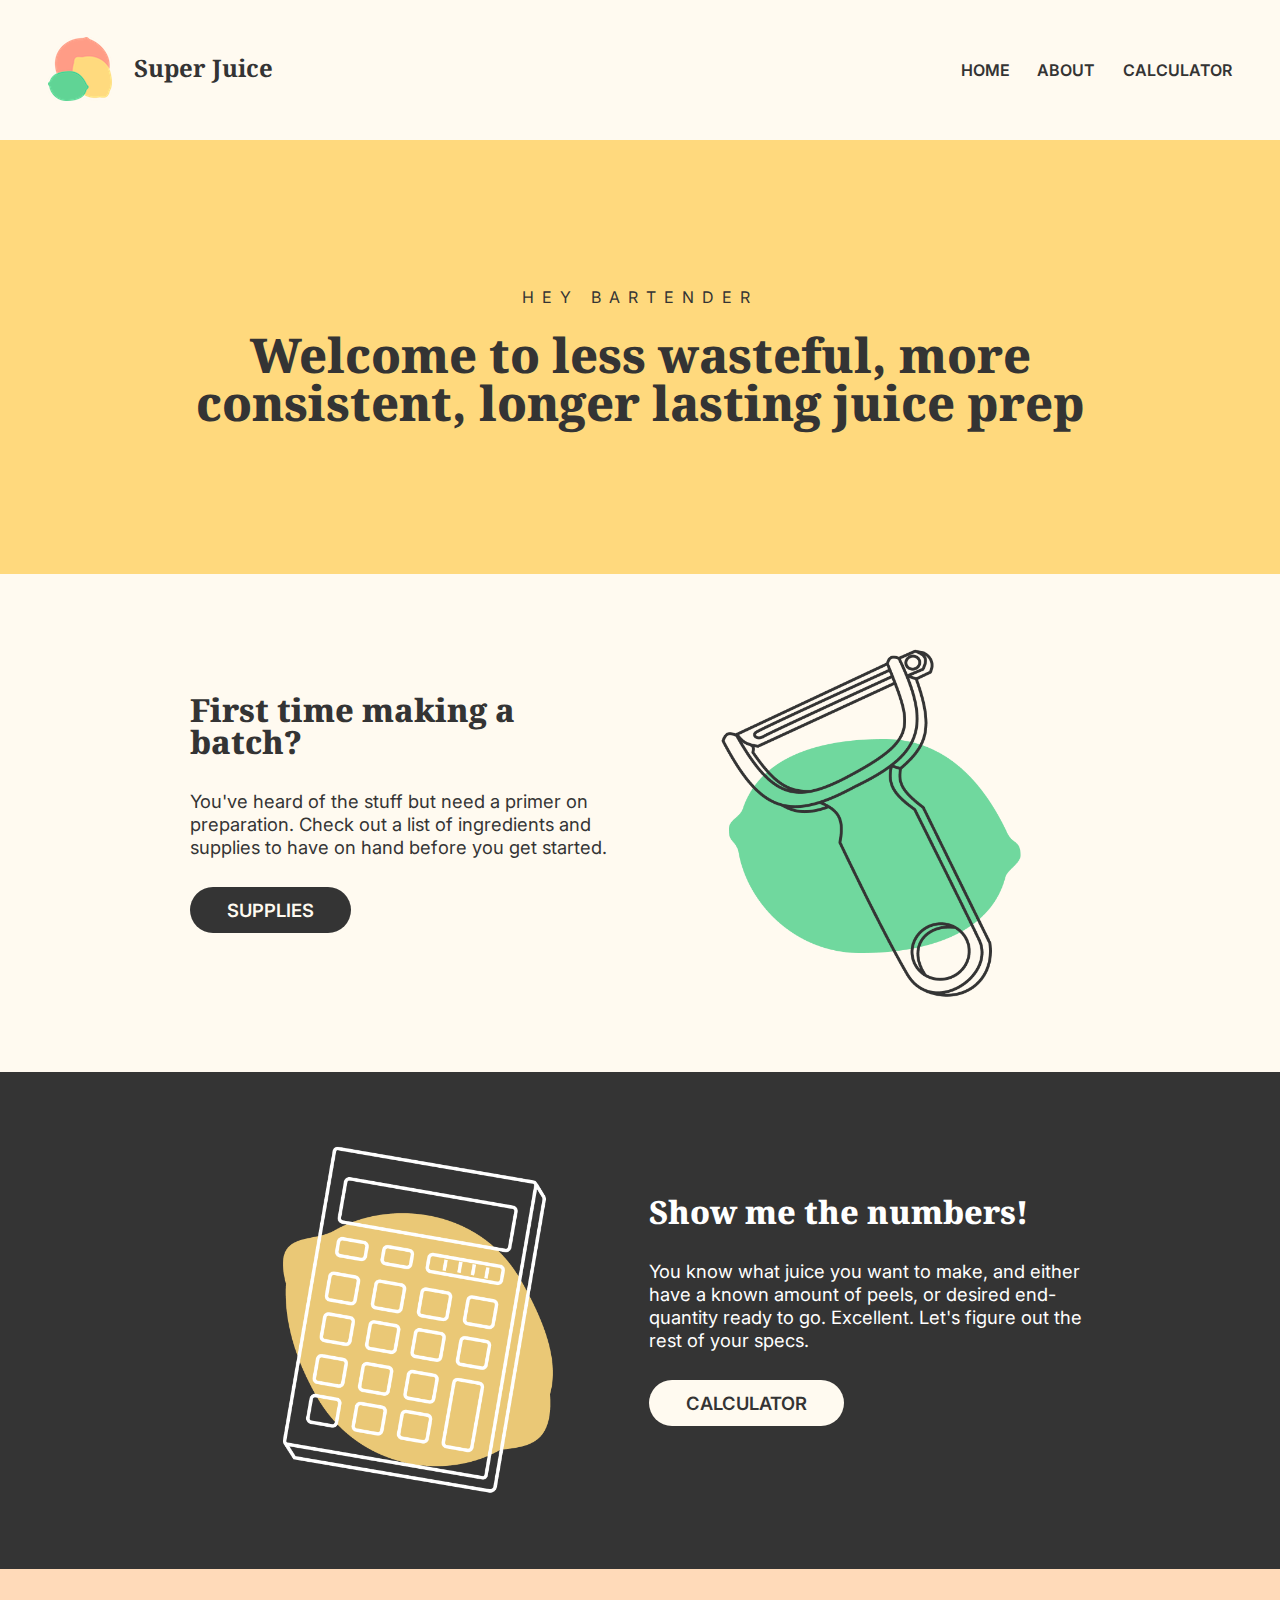
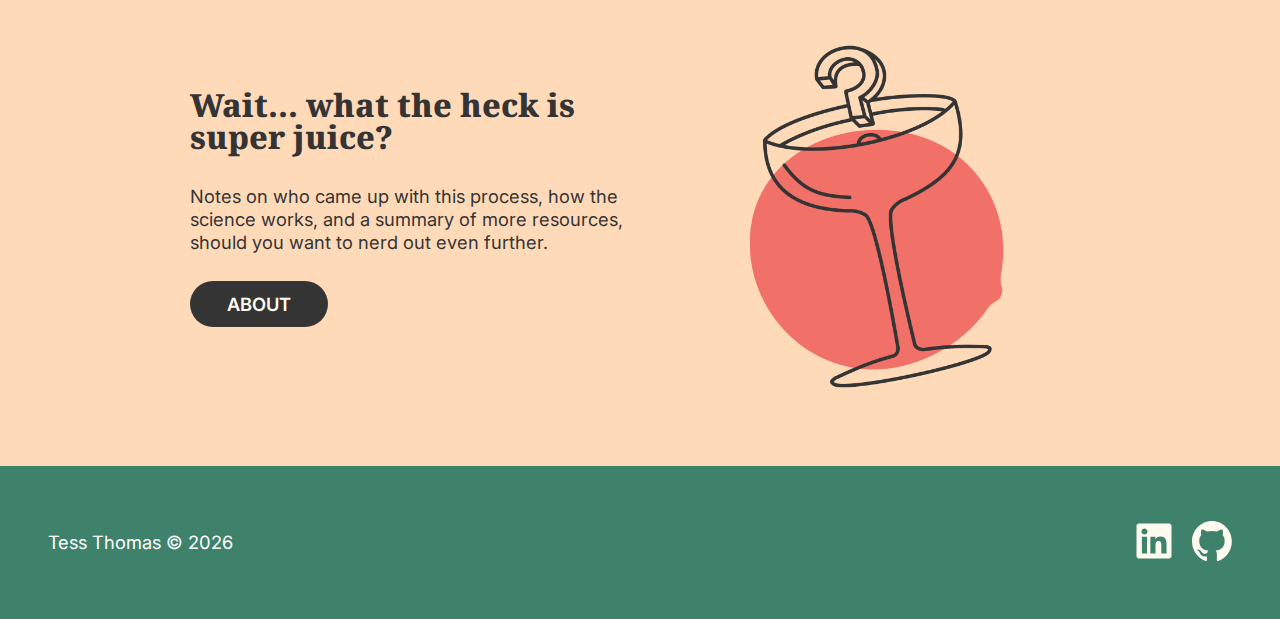
<file: index.html>
<!DOCTYPE html>
<html lang="en">
  <head>
    <meta charset="UTF-8" />
    <meta name="viewport" content="width=device-width, initial-scale=1.0" />
    <title>Super Juice</title>
    <link rel="stylesheet" href="styles.css" />
    <link rel="icon" type="image/x-icon" href="images/citrus-64.png" />
    <link rel="preconnect" href="https://fonts.googleapis.com" />
    <link rel="preconnect" href="https://fonts.gstatic.com" crossorigin />
    <link
      href="https://fonts.googleapis.com/css2?family=Inter:wght@100;200;300;400;500;600;700;800;900&family=Noto+Serif:ital,wght@0,100;0,200;0,300;0,400;0,500;0,600;0,700;0,800;0,900;1,100;1,200;1,300;1,400;1,500;1,600;1,700;1,800;1,900&display=swap"
      rel="stylesheet" />
  </head>

  <body class="home">
    <header>
      <div class="container row row__nav">
        <div class="nav__logo__wrapper">
          <div class="nav__logo">
            <a href="#">
              <img src="images/citrus-64.png" alt="Super Juice calculator" />
            </a>
          </div>
          <p class="nav__logo__text"><span class="nav__logo__text__span">Super Juice</span></p>
        </div>

        <nav class="nav">
          <ul class="nav__list">
            <li class="nav__item">
              <a href="index.html">Home</a>
            </li>
            <li class="nav__item">
              <a href="about.html">About</a>
            </li>
            <li class="nav__item">
              <a href="calculator.html">Calculator</a>
            </li>
          </ul>
        </nav>

        <button class="nav-toggle" aria-label="open navigation">
          <span class="hamburger"></span>
        </button>
      </div>
    </header>

    <main>
      <section class="intro">
        <div class="container">
          <p class="intro__text">Hey bartender</p>
          <h1 class="intro__title">
            Welcome to less wasteful, more consistent, longer lasting juice prep
          </h1>
        </div>
      </section>

      <section class="section-two">
        <div class="container">
          <div class="row">
            <div class="col col__text">
              <h2 class="section-title">First time making a batch?</h2>
              <p>
                You've heard of the stuff but need a primer on preparation.
                Check out a list of ingredients and supplies to have on hand
                before you get started.
              </p>
              <a href="supplies.html" class="btn">Supplies</a>
            </div>
            <div class="col col__img">
              <img src="images/peeler-on-lime-90.png" alt="" loading="lazy" />
              <!-- decorative -->
            </div>
          </div>
        </div>
      </section>

      <section class="section-three">
        <div class="container">
          <div class="row">
            <div class="col col__text">
              <h2 class="section-title">Show me the numbers!</h2>
              <p>
                You know what juice you want to make, and either have a known
                amount of peels, or desired end-quantity ready to go. Excellent.
                Let's figure out the rest of your specs.
              </p>
              <a href="calculator.html" class="btn calc">Calculator</a>
            </div>
            <div class="col col__img">
              <img src="images/calculator-on-lemon.png" alt="" loading="lazy" />
              <!-- decorative -->
            </div>
          </div>
        </div>
      </section>

      <section class="section-four">
        <div class="container">
          <div class="row">
            <div class="col col__text">
              <h2 class="section-title">
                Wait... what the heck is super juice?
              </h2>
              <p>
                Notes on who came up with this process, how the science works,
                and a summary of more resources, should you want to nerd out
                even further.
              </p>
              <a href="about.html" class="btn about">About</a>
            </div>
            <div class="col col__img">
              <img src="images/daq-on-orange-red.png" alt="" loading="lazy" />
            </div>
          </div>
        </div>
      </section>
    </main>

    <footer class="container footer">
      <div class="row">
        <div class="col">
          <p>Tess Thomas &copy; <span class="year"></span></p>
        </div>
        <div class="col col__icons">
          <a href="https://www.linkedin.com/in/tess-thomas-dev/" target="_blank"><img src="images/linkedin.svg" alt="linked in icon" loading="lazy" /></a>
          <a href="https://github.com/tessthom" target="_blank"><img src="images/github-mark.svg" alt="github icon" loading="lazy" /></a>
        </div>
      </div>
    </footer>

    <script src="script.js"></script>
  </body>
</html>
</file>
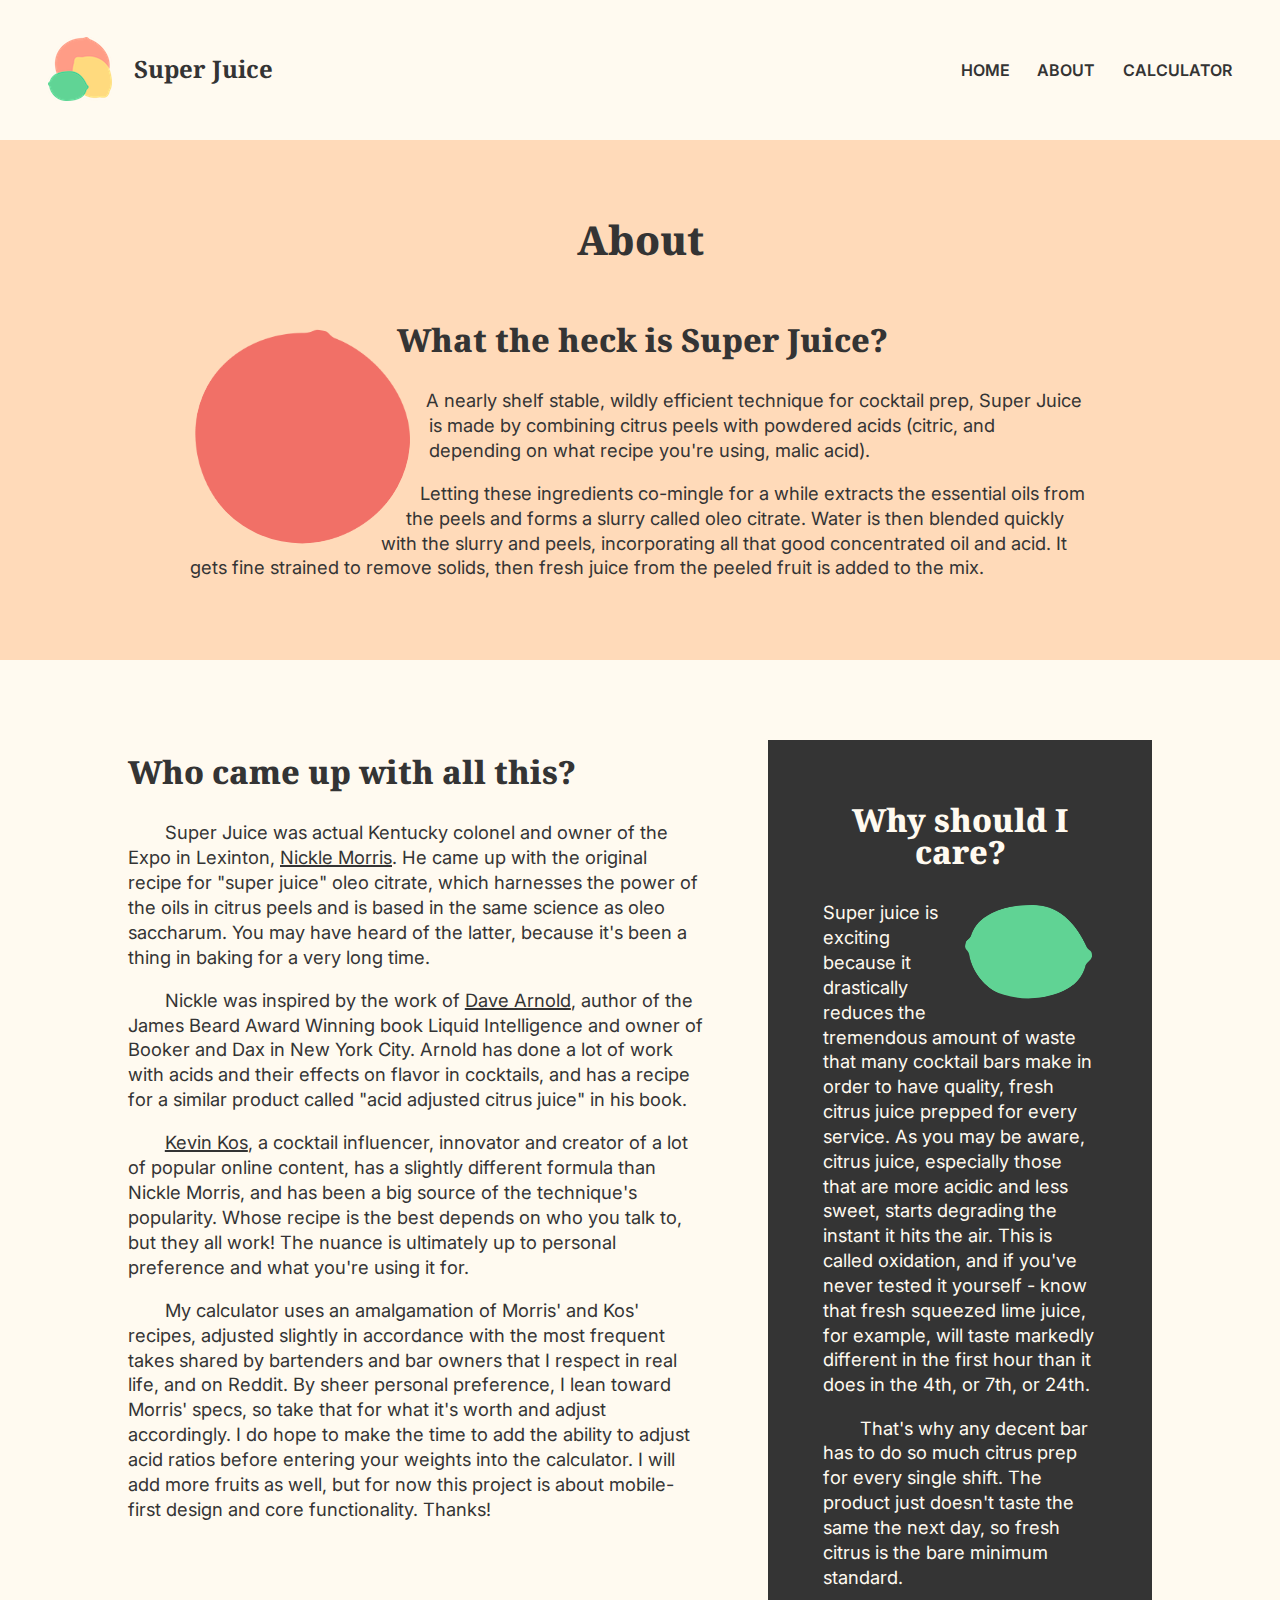
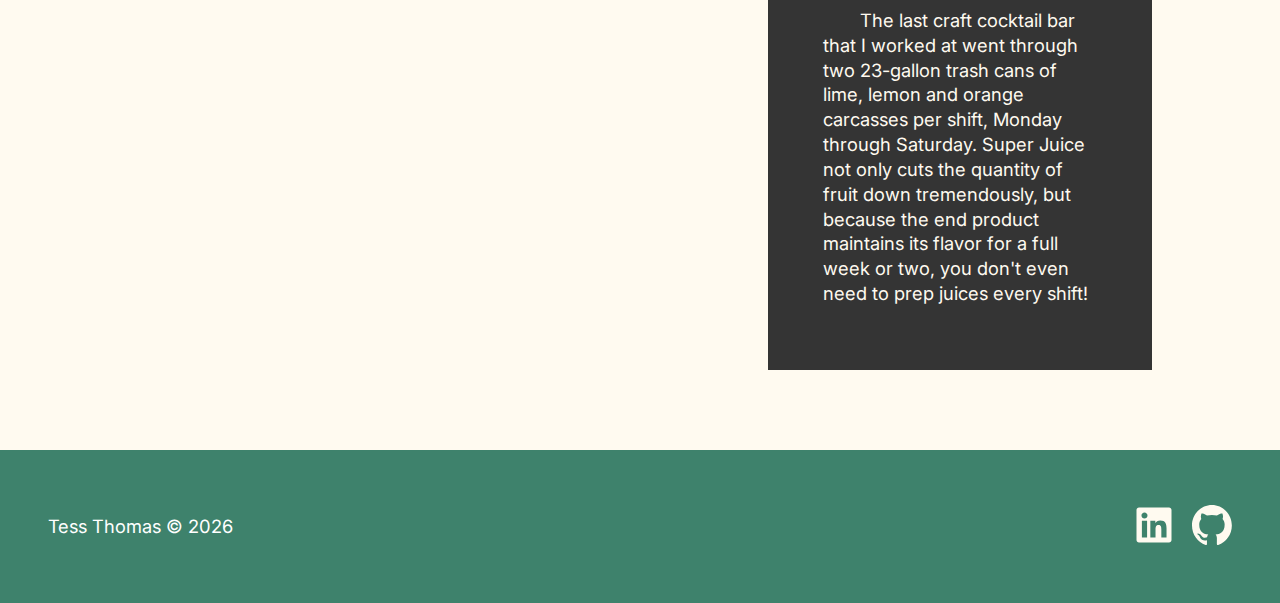
<file: about.html>
<!DOCTYPE html>
<html lang="en">
  <head>
    <meta charset="UTF-8" />
    <meta name="viewport" content="width=device-width, initial-scale=1.0" />
    <title>About - Super Juice</title>
    <link rel="stylesheet" href="styles.css" />
    <link rel="icon" type="image/x-icon" href="images/citrus-64.png" />
    <link rel="preconnect" href="https://fonts.googleapis.com" />
    <link rel="preconnect" href="https://fonts.gstatic.com" crossorigin />
    <link
      href="https://fonts.googleapis.com/css2?family=Inter:wght@100;200;300;400;500;600;700;800;900&family=Noto+Serif:ital,wght@0,100;0,200;0,300;0,400;0,500;0,600;0,700;0,800;0,900;1,100;1,200;1,300;1,400;1,500;1,600;1,700;1,800;1,900&display=swap"
      rel="stylesheet" />
  </head>
  <body class="about">
    <header>
      <div class="container row row__nav">
        <div class="nav__logo__wrapper">
          <div class="nav__logo">
            <a href="index.html">
              <img src="images/citrus-64.png" alt="Super Juice calculator" />
            </a>
          </div>
          <p class="nav__logo__text">
            <span class="nav__logo__text__span">Super Juice</span>
          </p>
        </div>

        <nav class="nav">
          <ul class="nav__list">
            <li class="nav__item">
              <a href="index.html">Home</a>
            </li>
            <li class="nav__item">
              <a href="about.html">About</a>
            </li>
            <li class="nav__item">
              <a href="calculator.html">Calculator</a>
            </li>
          </ul>
        </nav>

        <button class="nav-toggle" aria-label="open navigation">
          <span class="hamburger"></span>
        </button>
      </div>
    </header>

    <main>
      <div class="heading-container">
        <h1 class="heading__text">About</h1>
        <!-- <img src="images/orange-red.png" alt="" class="heading__bg-img" /> -->
      </div>

      <!-- <div class="primary-content container"> -->
      <section class="about-one">
        <div class="content-wrapper container">
          <img
            src="images/orange-red.png"
            alt=""
            class="section__float-img left" />
          <h2>What the heck is Super Juice?</h2>
          <p>
            A nearly shelf stable, wildly efficient technique for cocktail prep,
            Super Juice is made by combining citrus peels with powdered acids
            (citric, and depending on what recipe you're using, malic acid).
          </p>
          <p class="indent">
            Letting these ingredients co-mingle for a while extracts the
            essential oils from the peels and forms a slurry called oleo
            citrate. Water is then blended quickly with the slurry and peels,
            incorporating all that good concentrated oil and acid. It gets fine
            strained to remove solids, then fresh juice from the peeled fruit is
            added to the mix.
          </p>
        </div>
      </section>

      <section class="about-two">
        <div class="content-wrapper container">
          <h2>Who came up with all this?</h2>
          <p class="indent">
            Super Juice was actual Kentucky colonel and owner of the Expo in
            Lexinton, <a href="https://www.instagram.com/handsomedagger/?hl=en">Nickle Morris</a>. He came up with the original recipe for
            "super juice" oleo citrate, which harnesses the power of the oils in
            citrus peels and is based in the same science as oleo saccharum. You
            may have heard of the latter, because it's been a thing in baking
            for a very long time.
          </p>
          <p class="indent">
            Nickle was inspired by the work of <a href="https://punchdrink.com/lookbook/dave-arnold-liquid-intelligence-co-owner-existing-conditions-nyc/">Dave Arnold</a>, author of the James Beard Award Winning book Liquid
            Intelligence and owner of Booker and Dax in New York City. Arnold
            has done a lot of work with acids and their effects on flavor in
            cocktails, and has a recipe for a similar product called "acid
            adjusted citrus juice" in his book.
          </p>
          <p class="indent">
            <a href="https://www.kevinkos.com/post/how-to-get-8x-as-much-juice-from-one-citrus" target="_blank">Kevin Kos</a>, a cocktail influencer, innovator and creator of a lot of
            popular online content, has a slightly different formula than Nickle
            Morris, and has been a big source of the technique's popularity.
            Whose recipe is the best depends on who you talk to, but they all
            work! The nuance is ultimately up to personal preference and what
            you're using it for.
          </p>
          <p class="indent">
            My calculator uses an amalgamation of Morris' and Kos' recipes,
            adjusted slightly in accordance with the most frequent takes shared
            by bartenders and bar owners that I respect in real life, and on
            Reddit. By sheer personal preference, I lean toward Morris' specs,
            so take that for what it's worth and adjust accordingly. I do hope
            to make the time to add the ability to adjust acid ratios before
            entering your weights into the calculator. I will add more fruits as
            well, but for now this project is about mobile-first design and core
            functionality. Thanks!
          </p>
        </div>
      </section>
      <!-- </div> -->

      <aside class="sidebar">
        <div class="container">
          <h2>Why should I care?</h2>
          <img src="images/lime.png" alt="" class="section__float-img right" />

          <p class="indent">
            Super juice is exciting because it drastically reduces the
            tremendous amount of waste that many cocktail bars make in order to
            have quality, fresh citrus juice prepped for every service. As you
            may be aware, citrus juice, especially those that are more acidic
            and less sweet, starts degrading the instant it hits the air. This
            is called oxidation, and if you've never tested it yourself - know
            that fresh squeezed lime juice, for example, will taste markedly
            different in the first hour than it does in the 4th, or 7th, or
            24th.
          </p>
          <p class="indent">
            That's why any decent bar has to do so much citrus prep for every
            single shift. The product just doesn't taste the same the next day,
            so fresh citrus is the bare minimum standard. 
          </p>
          <p class="indent">The last craft
            cocktail bar that I worked at went through two 23-gallon trash cans
            of lime, lemon and orange carcasses per shift, Monday through
            Saturday. Super Juice not only cuts the quantity of fruit down
            tremendously, but because the end product maintains its flavor for a
            full week or two, you don't even need to prep juices every shift!</p>
        </div>
      </aside>
    </main>

    <footer class="container footer">
      <div class="row">
        <div class="col">
          <p>Tess Thomas &copy; <span class="year"></span></p>
        </div>
        <div class="col col__icons">
          <a href="https://www.linkedin.com/in/tess-thomas-dev/" target="_blank"
            ><img src="images/linkedin.svg" alt="linked in icon"
          /></a>
          <a href="https://github.com/tessthom" target="_blank"
            ><img src="images/github-mark.svg" alt="github icon"
          /></a>
        </div>
      </div>
    </footer>

    <script src="script.js"></script>
  </body>
</html>
</file>
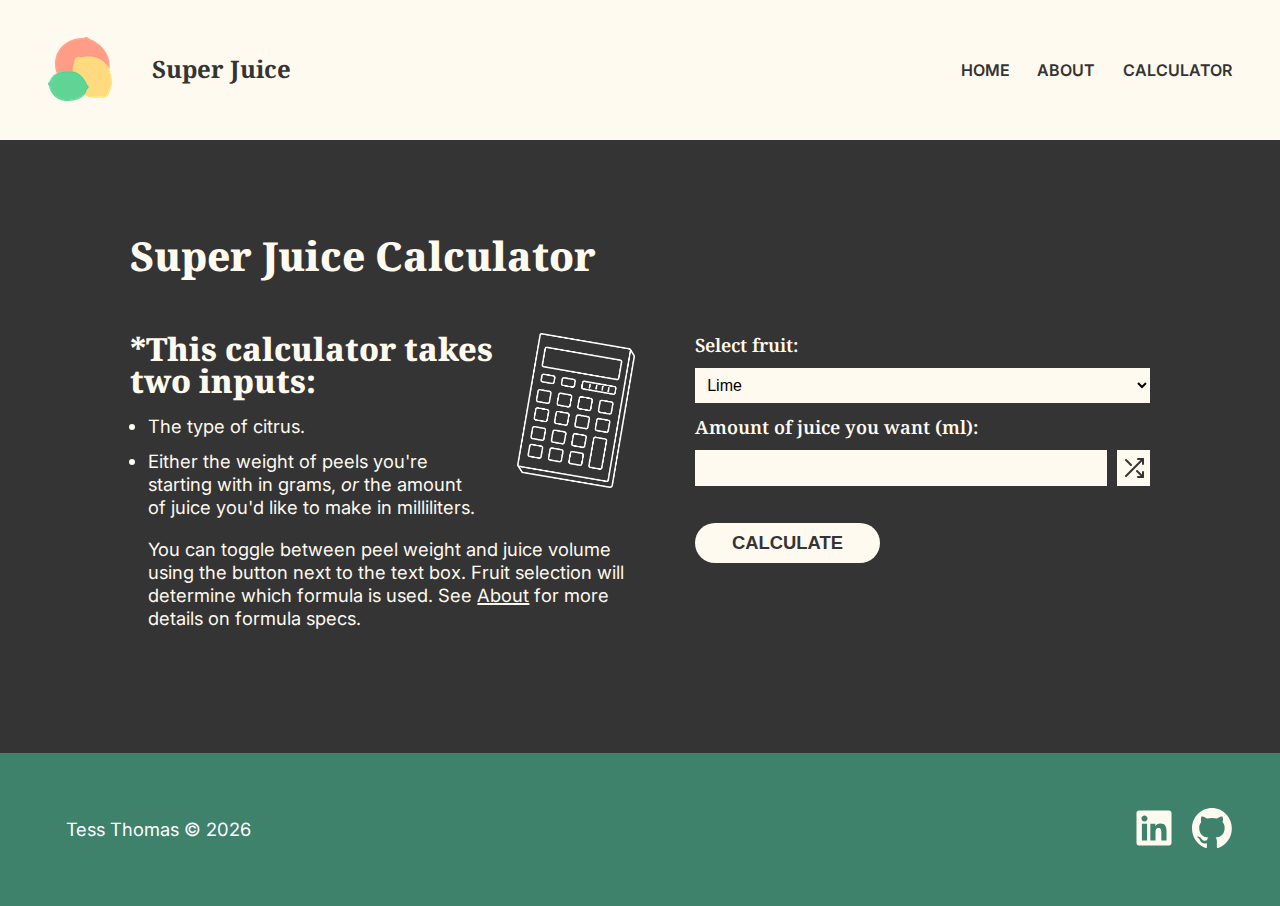
<file: calculator.html>
<!DOCTYPE html>
<html lang="en">
  <head>
    <meta charset="UTF-8" />
    <meta name="viewport" content="width=device-width, initial-scale=1.0" />
    <title>Calculator - Super Juice</title>
    <link rel="stylesheet" href="styles.css" />
    <link rel="icon" type="image/x-icon" href="images/citrus-64.png" />
    <link rel="preconnect" href="https://fonts.googleapis.com" />
    <link rel="preconnect" href="https://fonts.gstatic.com" crossorigin />
    <link
      href="https://fonts.googleapis.com/css2?family=Inter:wght@100;200;300;400;500;600;700;800;900&family=Noto+Serif:ital,wght@0,100;0,200;0,300;0,400;0,500;0,600;0,700;0,800;0,900;1,100;1,200;1,300;1,400;1,500;1,600;1,700;1,800;1,900&display=swap"
      rel="stylesheet" />
  </head>
  
  <body class="calc">
    <header>
      <div class="container row row__nav">
        <div class="nav__logo__wrapper">
          <div class="nav__logo">
            <a href="index.html">
              <img src="images/citrus-64.png" alt="Super Juice calculator" />
            </a>
          </div>
          <p class="nav__logo__text">
            <span class="nav__logo__text__span">Super Juice</span>
          </p>
        </div>

        <nav class="nav">
          <ul class="nav__list">
            <li class="nav__item">
              <a href="index.html">Home</a>
            </li>
            <li class="nav__item">
              <a href="about.html">About</a>
            </li>
            <li class="nav__item">
              <a href="calculator.html">Calculator</a>
            </li>
          </ul>
        </nav>

        <button class="nav-toggle" aria-label="open navigation">
          <span class="hamburger"></span>
        </button>
      </div>
    </header>

    <main>
      <div class="calc-container">
        <div class="container">
          <h1>Super Juice Calculator</h1>

          <div class="calc-text__wrapper">
            <img
              src="images/calculator.png"
              alt=""
              loading="lazy"
              class="section__float-img calc-img right" />

            <section>
              <h2>*This calculator takes two inputs:</h2>
              <ul>
                <li>The type of citrus.</li>
                <li>
                  Either the weight of peels you're starting with in grams,
                  <i>or</i> the amount of juice you'd like to make in
                  milliliters.
                </li>
              </ul>
              <p>
                You can toggle between peel weight and juice volume using the
                button next to the text box. Fruit selection will determine
                which formula is used. See 
                <a href="about.html">About</a> for more details on formula
                specs.
              </p>
            </section>
          </div>

          <form id="calculator" method="GET" action="#">
            <label for="fruit">Select fruit:</label>
            <select name="fruit" id="fruit">
              <option value="lime">Lime</option>
              <option value="lemon">Lemon</option>
              <!-- Add more options later -->
            </select>

            <div class="toggle-container">
              <label for="inputValue" class="inputTypeLabel"
                >Amount of juice you want (ml):</label
              >
              <div class="input-container">
                <input
                  id="inputValue"
                  type="number"
                  name="inputValue"
                  class="inputTypeInput"
                  required />
                <span class="toggleInputSpan"></span>
                <button
                  type="button"
                  id="toggleInputBtn"
                  onclick="toggleInputType()">
                  <img src="images/toggle.svg" alt="toggle input type" />
                </button>
              </div>
              <span class="error"></span>
            </div>

            <button type="button" id="submitBtn" onclick="calculateRecipe()">
              Calculate
            </button>
          </form>
        </div>
      </div>
    </main>

    <footer class="container footer">
      <div class="row">
        <div class="col">
          <p>Tess Thomas &copy; <span class="year"></span></p>
        </div>
        <div class="col col__icons">
          <a href="https://www.linkedin.com/in/tess-thomas-dev/" target="_blank"
            ><img src="images/linkedin.svg" alt="linked in icon"
          /></a>
          <a href="https://github.com/tessthom" target="_blank"
            ><img src="images/github-mark.svg" alt="github icon"
          /></a>
        </div>
      </div>
    </footer>

    <script src="script.js"></script>
  </body>
</html>
</file>
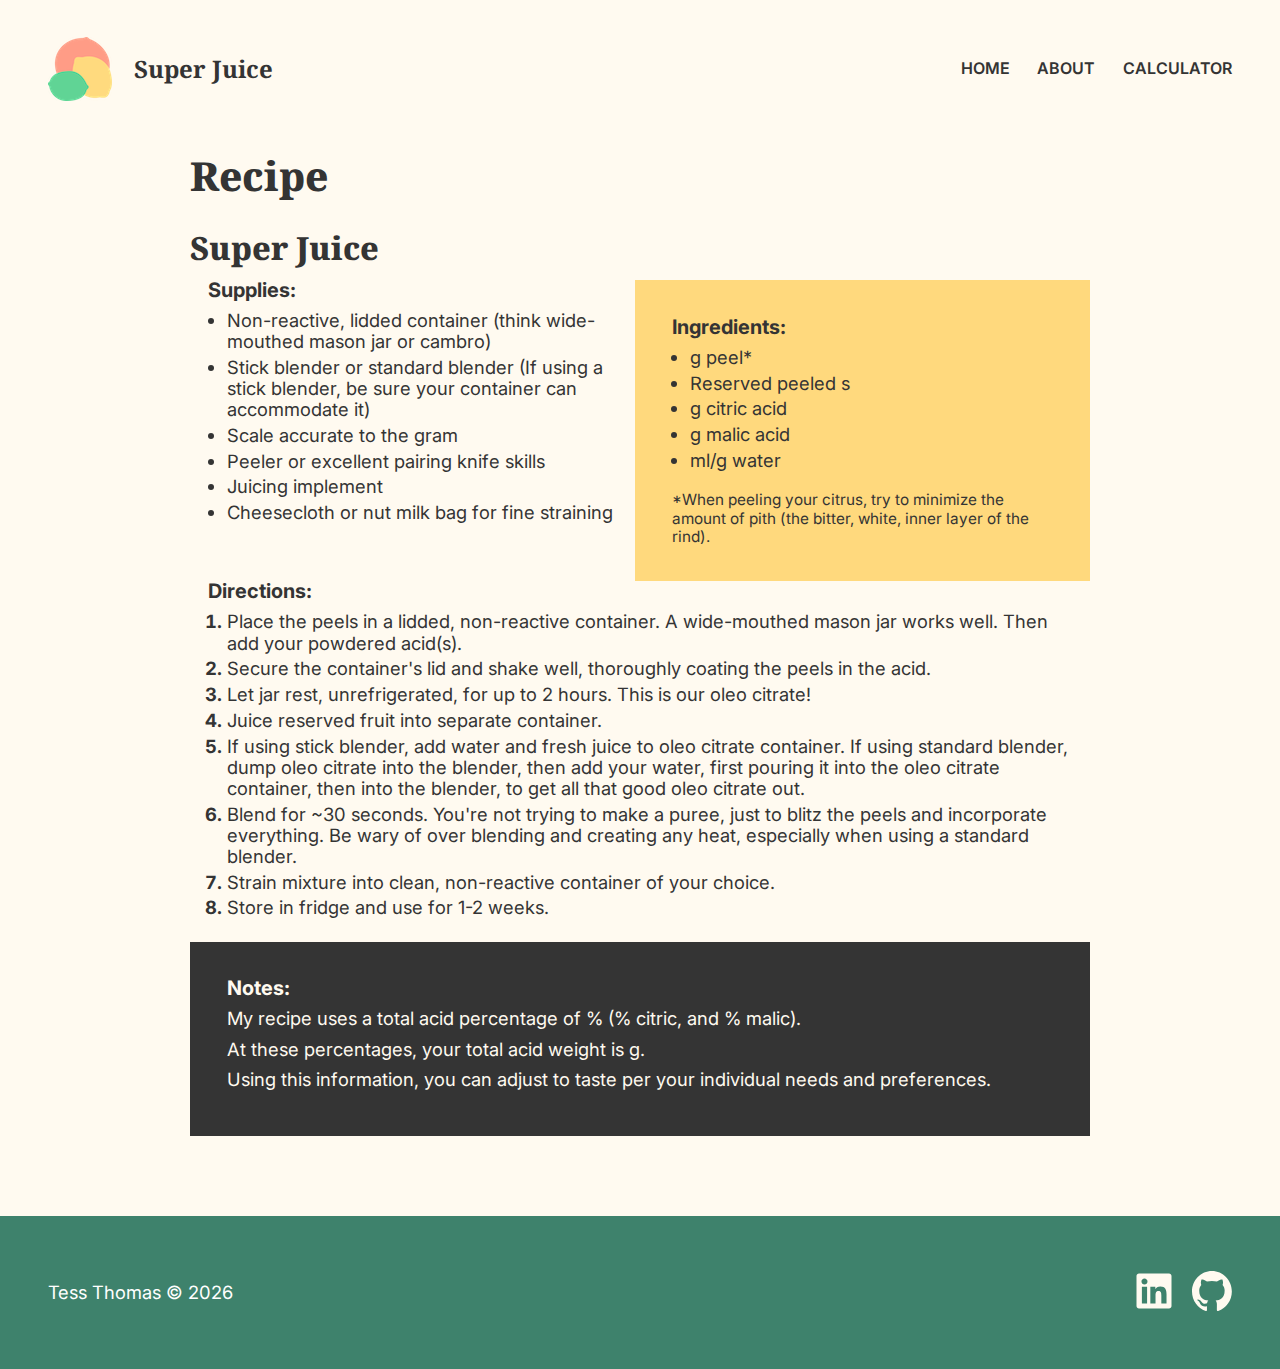
<file: recipe.html>
<!DOCTYPE html>
<html lang="en">
  <head>
    <meta charset="UTF-8" />
    <meta name="viewport" content="width=device-width, initial-scale=1.0" />
    <title>Recipe - Super Juice</title>
    <link rel="stylesheet" href="styles.css" />
    <link rel="icon" type="image/x-icon" href="images/citrus-64.png" />
    <link rel="preconnect" href="https://fonts.googleapis.com" />
    <link rel="preconnect" href="https://fonts.gstatic.com" crossorigin />
    <link
      href="https://fonts.googleapis.com/css2?family=Inter:wght@100;200;300;400;500;600;700;800;900&family=Noto+Serif:ital,wght@0,100;0,200;0,300;0,400;0,500;0,600;0,700;0,800;0,900;1,100;1,200;1,300;1,400;1,500;1,600;1,700;1,800;1,900&display=swap"
      rel="stylesheet" />
  </head>

  <body class="recipe">
    <header>
      <div class="container row row__nav">
        <div class="nav__logo__wrapper">
          <div class="nav__logo">
            <a href="index.html">
              <img src="images/citrus-64.png" alt="Super Juice calculator" />
            </a>
          </div>
          <p class="nav__logo__text">
            <span class="nav__logo__text__span">Super Juice</span>
          </p>
        </div>

        <nav class="nav">
          <ul class="nav__list">
            <li class="nav__item">
              <a href="index.html">Home</a>
            </li>
            <li class="nav__item">
              <a href="about.html">About</a>
            </li>
            <li class="nav__item">
              <a href="calculator.html">Calculator</a>
            </li>
          </ul>
        </nav>

        <button class="nav-toggle" aria-label="open navigation">
          <span class="hamburger"></span>
        </button>
      </div>
    </header>

    <main>
      <div class="heading container">
        <h1>Recipe</h1>
      </div>

      <div class="container">
        <h2><span class="capFruit"></span> Super Juice</h2>
        <!-- <div class="row"> -->
        <div class="supplies-container">
          <h3>Supplies:</h3>
          <ul class="list list__supplies">
            <li>
              Non-reactive, lidded container (think wide-mouthed mason jar or cambro)
            </li>
            <li>
              Stick blender or standard blender (If using a stick blender, be
              sure your container can accommodate it)
            </li>
            <li>Scale accurate to the gram</li>
            <li>Peeler or excellent pairing knife skills</li>
            <li>Juicing implement</li>
            <li>Cheesecloth or nut milk bag for fine straining</li>
          </ul>
        </div>

        <div class="ingredients-container">
          <h3>Ingredients:</h3>

          <ul class="list list__ingredients">
            <li>
              <span class="peelWeight"></span>g
              <span class="fruit"></span> peel*
            </li>
            <li>Reserved peeled <span class="fruit"></span>s</li>
            <li><span class="citricAcid"></span>g citric acid</li>
            <li><span class="malicAcid"></span>g malic acid</li>
            <li><span class="totalWaterWeight"></span>ml/g water</li>
          </ul>
          <small>
            *When peeling your citrus, try to minimize the amount of pith (the
            bitter, white, inner layer of the rind).
          </small>
        </div>

        <div class="directions-container">
          <h3>Directions:</h3>
          <ol class="list list__directions">
            <li>
              Place the peels in a lidded, non-reactive container. A
              wide-mouthed mason jar works well. Then add your powdered acid(s).
            </li>
            <li>
              Secure the container's lid and shake well, thoroughly coating the
              peels in the acid.
            </li>
            <li>
              Let jar rest, unrefrigerated, for up to 2 hours. This is our oleo
              citrate!
            </li>
            <li>Juice reserved fruit into separate container.</li>
            <li>
              If using stick blender, add water and fresh juice to oleo citrate
              container. If using standard blender, dump oleo citrate into the
              blender, then add your water, first pouring it into the oleo
              citrate container, then into the blender, to get all that good
              oleo citrate out.
            </li>
            <li>
              Blend for ~30 seconds. You're not trying to make a puree, just to
              blitz the peels and incorporate everything. Be wary of over
              blending and creating any heat, especially when using a standard
              blender.
            </li>
            <li>
              Strain mixture into clean, non-reactive container of your choice.
            </li>
            <li>Store in fridge and use for 1-2 weeks.</li>
          </ol>
        </div>

        <div class="notes-container">
          <h3>Notes:</h3>
          <p>
            My <span class="fruit"></span> recipe uses a total acid percentage
            of <span class="totalAcidPercentage"></span>% (<span
              class="citricAcidPercent"></span
            >% citric, and <span class="malicAcidPercent"></span>% malic).
          </p>
          <p>
            At these percentages, your total acid weight is
            <span class="totalAcidWeight"></span>g.
          </p>
          <p>
            Using this information, you can adjust to taste per your individual
            needs and preferences.
          </p>
        </div>
      </div>
    </main>

    <footer class="container footer">
      <div class="row">
        <div class="col">
          <p>Tess Thomas &copy; <span class="year"></span></p>
        </div>
        <div class="col col__icons">
          <a href="https://www.linkedin.com/in/tess-thomas-dev/" target="_blank"
            ><img src="images/linkedin.svg" alt="linked in icon"
          /></a>
          <a href="https://github.com/tessthom" target="_blank"
            ><img src="images/github-mark.svg" alt="github icon"
          /></a>
        </div>
      </div>
    </footer>

    <script>
      // This fn runs when the page finishes loading, so all DOM elements are available
      window.onload = function () {
        // Creates an array of all the key:value pairs I need to access in sessionStorage
        const keys = [
          'fruit',
          'capFruit',
          'citricAcidPercent',
          'malicAcidPercent',
          'juiceAmount',
          'peelWeight',
          'totalWaterWeight',
          'totalAcidPercentage',
          'totalAcidWeight',
          'citricAcid',
          'malicAcid',
        ];
        // Loops thru each key and sets innerHTML of the corresponding element
        keys.forEach((key) => {
          const elements = document.querySelectorAll(`.${key}`); // gets tag with matching class
          const value = sessionStorage.getItem(key); // gets value from sessionStorage
          // If tag and value exist, sets innerHTML, avoiding null errors that would occur if tried to set innerHTML of non-existent tag bc it would be null
          elements.forEach((element) => {
            if (element && value) {
              element.innerHTML = value;
            }
          });
        });
      };
    </script>
    <script src="script.js"></script>
  </body>
</html>
</file>
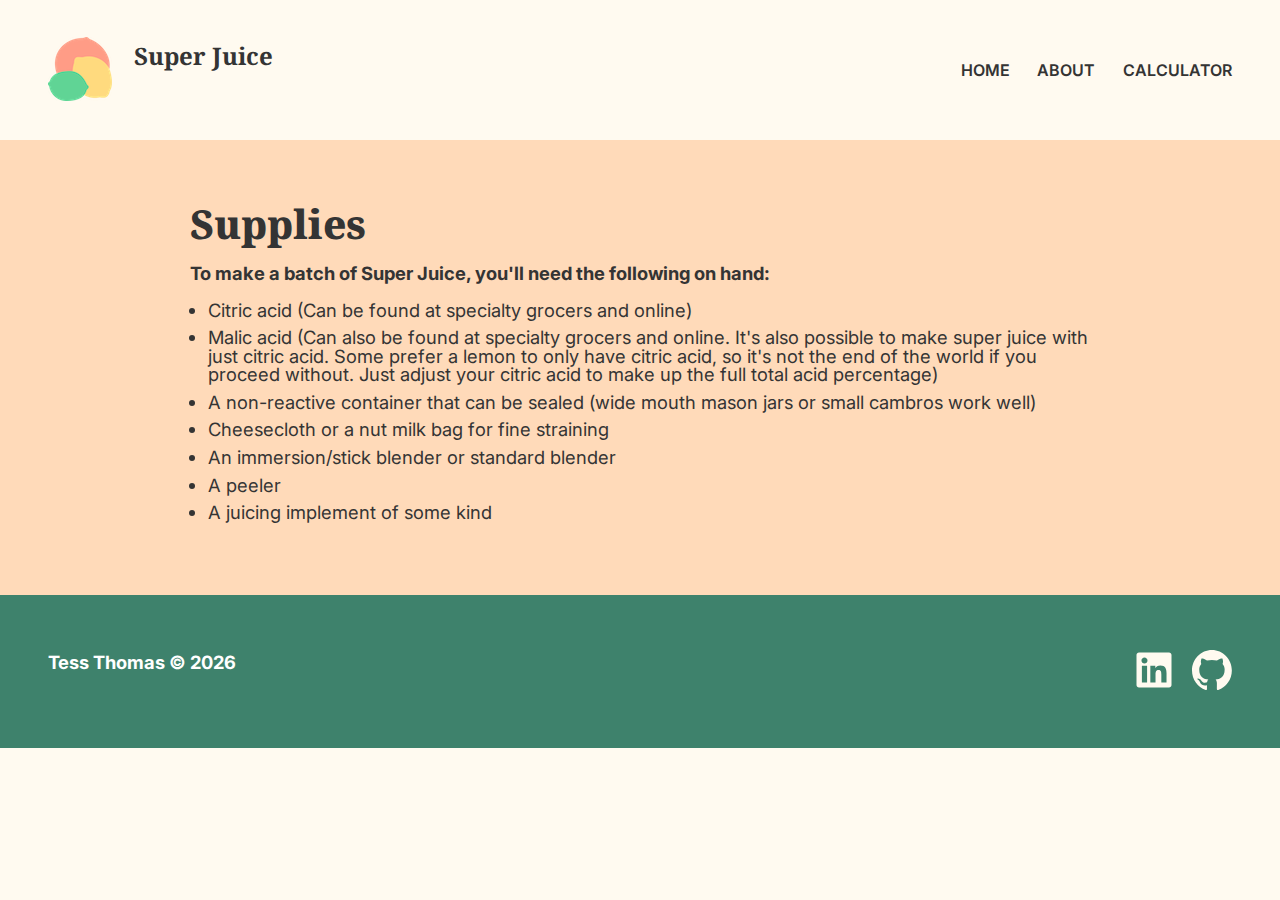
<file: supplies.html>
<!DOCTYPE html>
<html lang="en">
  <head>
    <meta charset="UTF-8" />
    <meta name="viewport" content="width=device-width, initial-scale=1.0" />
    <title>Supplies - Super Juice</title>
    <link rel="stylesheet" href="styles.css" />
    <link rel="icon" type="image/x-icon" href="images/citrus-64.png" />
    <link rel="preconnect" href="https://fonts.googleapis.com" />
    <link rel="preconnect" href="https://fonts.gstatic.com" crossorigin />
    <link
      href="https://fonts.googleapis.com/css2?family=Inter:wght@100;200;300;400;500;600;700;800;900&family=Noto+Serif:ital,wght@0,100;0,200;0,300;0,400;0,500;0,600;0,700;0,800;0,900;1,100;1,200;1,300;1,400;1,500;1,600;1,700;1,800;1,900&display=swap"
      rel="stylesheet" />
  </head>

  <body class="supplies">
    <header>
      <div class="container row row__nav">
        <div class="nav__logo__wrapper">
          <div class="nav__logo">
            <a href="index.html">
              <img src="images/citrus-64.png" alt="Super Juice calculator" />
            </a>
          </div>
          <p class="nav__logo__text"><span class="nav__logo__text__span">Super Juice</span></p>
        </div>

        <nav class="nav">
          <ul class="nav__list">
            <li class="nav__item">
              <a href="index.html">Home</a>
            </li>
            <li class="nav__item">
              <a href="about.html">About</a>
            </li>
            <li class="nav__item">
              <a href="calculator.html">Calculator</a>
            </li>
          </ul>
        </nav>

        <button class="nav-toggle" aria-label="open navigation">
          <span class="hamburger"></span>
        </button>
      </div>
    </header>

    <main>
      <div class="container">
        <h1>Supplies</h1>
        <p>To make a batch of Super Juice, you'll need the following on hand:</p>
        <ul class="supplies-list">
          <li>Citric acid (Can be found at specialty grocers and online)</li>
          <li>Malic acid (Can also be found at specialty grocers and online. It's also possible to make super juice with just citric acid. Some prefer a lemon to only have citric acid, so it's not the end of the world if you proceed without. Just adjust your citric acid to make up the full total acid percentage)</li>
          <li>A non-reactive container that can be sealed (wide mouth mason jars or small cambros work well)</li>
          <li>Cheesecloth or a nut milk bag for fine straining</li>
          <li>An immersion/stick blender or standard blender</li>
          <li>A peeler</li>
          <li>A juicing implement of some kind</li>
        </ul>
      </div>
    </main>

    <footer class="container footer">
      <div class="row">
        <div class="col">
          <p>Tess Thomas &copy; <span class="year"></span></p>
        </div>
        <div class="col col__icons">
          <a href="https://www.linkedin.com/in/tess-thomas-dev/" target="_blank"><img src="images/linkedin.svg" alt="linked in icon" loading="lazy" /></a>
          <a href="https://github.com/tessthom" target="_blank"><img src="images/github-mark.svg" alt="github icon" loading="lazy" /></a>
        </div>
      </div>
    </footer>

    <script src="script.js"></script>
  </body>
</html>
</file>
<file: styles.css>
/* Condensed Meyer Reset */
* {
  box-sizing: border-box;
}
body,
div,
dl,
dt,
dd,
ul,
ol,
li,
h1,
h2,
h3,
h4,
h5,
h6,
pre,
form,
fieldset,
input,
textarea,
p,
blockquote,
th,
td {
  padding: 0;
  margin: 0;
}
fieldset,
img {
  border: 0;
}
img {
  max-width: 100%;
  height: auto;
  border-style: none;
}
table {
  border-collapse: collapse;
  border-spacing: 0;
}
/* removed ol from this rule, but add back if styling too tricky w/ default ol styles */
ul {
  list-style: none;
}
a {
  text-decoration: none;
  color: inherit;
}
address,
caption,
cite,
code,
dfn,
em,
strong,
th,
var {
  font-weight: normal;
  font-style: normal;
}
caption,
th {
  text-align: left;
}
h1,
h2,
h3,
h4,
h5,
h6 {
  font-weight: normal;
  font-size: 100%;
}

/* Colors */
:root {
  --black: #343434;
  --white: #fffaf0;
  --text-white: #ffffff;
  --cream: #ffdab9;
  --blue: #1c3144;
  --dark-green: #3e826c;
  --green: #60d394;
  --light-green: #aaf683;
  --yellow: #ffd97d;
  --pink: #ff9b85;
  --red: #f17067;
}

/* Global */
body {
  line-height: 1;
  background: var(--white);
  color: var(--black);
  font-family: 'Inter', sans-serif;
  font-size: 1.15rem;
}
main {
  height: 100%;
  /* max-width: 600px; */
  margin-left: auto;
  margin-right: auto;
}
.container {
  width: 85%;
  max-width: 900px;
  margin: 0 auto;
  /* position for nav-toggle to reference */
  position: relative;
}
.row {
  display: flex;
  justify-content: space-between;
}
h1,
h2 {
  font-family: 'Noto Serif', serif;
  font-weight: 800;
  line-height: 1;
}
h1 {
  font-size: 2.5rem;
}
h2 {
  font-size: 1.75rem;
}
section {
  padding: 4em 0;
}
.btn {
  display: inline-block;
  background: var(--black);
  color: var(--white);
  font-weight: 600;
  font-size: 1.15rem;
  padding: 0.75em 2em;
  border-radius: 2rem;
  text-transform: uppercase;
}
.btn:active {
  transform: translateY(4px);
}

/* Navigation */
header {
  padding: 1.5em 0;
  background: var(--white);
  color: var(--black);
}
.container.row__nav {
  width: 100%;
  max-width: 1200px;
  margin: 0 auto;
  padding-left: 1.5rem;
  padding-right: 1.5rem;
  position: relative;
}
.row__nav {
  display: block; /* this works around row style */
}
.nav-toggle {
  cursor: pointer;
  border: 0;
  width: 2rem;
  height: 2rem;
  padding: 0;
  background: var(--white);
  color: var(--black);
  transition: opacity 0.3s ease;
  position: absolute;
  top: 1rem;
  right: 2em;
}
.hamburger {
  width: 100%;
  position: relative;
}
.hamburger,
.hamburger::before,
.hamburger::after {
  display: block;
  margin: 0 auto;
  height: 3px;
  background: var(--black);
}
.hamburger::before,
.hamburger::after {
  content: '';
  width: 100%;
}
.hamburger::before {
  transform: translateY(-0.75em);
  transition: transform 0.3s ease;
}
.hamburger::after {
  transform: translateY(0.5em);
  transition: transform 0.3s ease;
}
/* Hamburger animation on click */
.nav-toggle.open .hamburger {
  background: transparent;
  transition: background 0.2s ease;
}
.nav-toggle.open .hamburger::after {
  transform: translateY(-0.1rem) rotate(45deg);
}
.nav-toggle.open .hamburger::before {
  transform: translateY(0.1rem) rotate(-45deg);
}

.nav__logo {
  width: 5rem;
}
.nav__logo__wrapper {
  display: flex;
  align-items: center;
}
.nav__logo__text {
  font-family: 'Noto Serif', serif;
  font-weight: 700;
  font-size: 1.5rem;
  line-height: 1;
  margin-left: 0.25em;
}
.nav__logo__text__span {
  vertical-align: text-top;
}
.nav {
  width: 100%;
  visibility: hidden;
  height: 0;
  position: absolute;
  top: 0;
  right: 0;
  background: var(--white);
}
@keyframes slideDown {
  0% {
    transform: scaleY(0);
  }
  80% {
    transform: scaleY(1.1);
  }
  100% {
    transform: scaleY(1);
  }
}
.nav__list {
  margin: 0;
  padding: 0;
  padding-top: 0.5em;
  padding-bottom: 1em;
  display: flex;
  flex-direction: column;
  align-items: flex-end;
  gap: 1.5em;
}
.nav--visible {
  visibility: visible;
  height: auto;
  position: relative;
  animation: slideDown 0.3s ease-in-out forwards;
  transform-origin: top center;
}
.nav__item {
  text-transform: uppercase;
  font-weight: 600;
  font-size: 1rem;
}
.nav__item:hover {
  text-decoration: underline var(--black) 2px;
}

/* Footer */
footer.container {
  margin: 0;
  padding: 3em 0;
  width: 100%;
  max-width: 100%;
  background: var(--dark-green);
  color: var(--text-white);
  text-align: center;
  display: flex;
  justify-content: center;
  align-items: center;
}
footer .row {
  width: 100%;
  max-width: 1200px;
  display: flex;
  justify-content: space-between;
  align-items: center;
  gap: 1em;
  padding-left: 1.5rem;
  padding-right: 1.5rem;
}
.home footer p, .about footer p {
  margin-bottom: 0;
  padding-bottom: 0;
}
footer .col__icons {
  display: flex;
  gap: 1em;
}
.col__icons img {
  width: 2.5rem;
  height: 2.5rem;
}

/* Welcome Page */
.section-two .row,
.section-three .row,
.section-four .row {
  display: grid;
  grid-template-columns: repeat(auto-fit, minmax(200px, 1fr));
  gap: 1em;
  justify-items: center;
  align-items: center;
}
.home h2 {
  margin-bottom: 1em;
}
.home main p {
  margin-bottom: 1.25em;
  line-height: 1.25;
}
.home .col__text {
  margin-bottom: 1em;
}
.col__img {
  display: flex;
  flex-direction: column;
  justify-content: center;
  align-items: flex-end;
}
.intro {
  background: var(--yellow);
  padding: 6em 0;
  text-align: center;
}
.intro__text {
  text-transform: uppercase;
  letter-spacing: 8px;
  font-size: 1rem;
  margin-bottom: 1em;
}
.intro__title {
  font-size: 2.5rem;
}
.section-two {
  background: var(--white);
}
.section-three {
  background: var(--black);
  color: var(--text-white);
}
.section-three .btn.calc {
  background: var(--white);
  color: var(--black);
}
.section-four {
  background: var(--cream);
}

/* Calculator Page */
.calc main {
  background: var(--black);
  color: var(--white);
}
.calc-container {
  width: 100%;
  max-width: 500px;
  margin-left: auto;
  margin-right: auto;
  padding: 6rem 0;
  background: var(--black);
  color: var(--white);
}
.section__float-img.calc-img {
  border-radius: 0;
  shape-outside: polygon(43px -1px, 105.94% 17px, 86.94% 104.12%, 8px 90.74%);
  padding-top: 1em;
  padding-bottom: 1em;
}
.calc h1 {
  clear: both;
}
.calc p {
  margin-bottom: 0;
  line-height: 1.25;
}
.calc section {
  padding: 2em 0 1.5em;
}
.calc section ul {
  margin-top: 1em;
  margin-bottom: 1em;
  margin-left: 1em;
  list-style-type: disc;
}
.calc section li, .calc form label, .calc form input, .calc form select {
  line-height: 1.25;
  margin-bottom: 0.75rem;
}
.calc section a {
  text-decoration: underline var(--white) 2px;
}
.calc section a:hover {
  color: var(--yellow);
  text-decoration-color: var(--yellow);
}
/* Form */
.calc span.error {
  color: var(--red);
}
.calc label {
  display: block;
  font-family: 'Noto Serif', serif;
  font-weight: 600;
  font-size: 1.15rem;
}
.calc form select, .calc form input {
  display: inline-block;
  width: 100%;
  padding: 0.5rem .5rem;
  font-size: 1rem;
  background-color: var(--white);
  border: none;
}
.calc #toggleInputBtn {
  display: inline-block;
  background: var(--white);
  color: var(--black);
  font-weight: 600;
  border: none;
  text-align: center;
  margin-left: .75em;
  padding: 0;
  width: 2.25rem;
  height: 2.25rem;
}
.calc #toggleInputBtn:hover {
  cursor: pointer;
}
.calc #toggleInputBtn:active {
  transform: translateY(4px);
}
label#inputValue {
  margin-bottom: .75rem;
}
input#inputValue {
  margin-bottom: 0;
}
#toggleInputBtn img {
  padding: 0;
  vertical-align: middle;
}
.calc .input-container {
  display: flex;
  align-items: center;
}
button#submitBtn {
  display: block;
  margin-top: 2em;
  padding: 0.5em 2em;
  display: inline-block;
  background: var(--white);
  color: var(--black);
  font-weight: 600;
  font-size: 1.15rem;
  border-radius: 2rem;
  text-transform: uppercase;
  border: none;
  cursor: pointer;
}
button#submitBtn:active {
  transform: translateY(4px);
}
span.error {
  padding-top: .5em;
}

/* About Page */
.about section {
  padding: 4rem 0;
}
.about h2 {
  margin-bottom: 1em;
}
.about p {
  line-height: 1.35;
  margin-bottom: 1em;
}
.about p:last-of-type {
  margin-bottom: 0;
}
.about main {
  max-width: 100%;
  background-color: var(--cream);
}
.heading-container {
  margin: 0 auto;
  padding: 4rem 0 0;
  text-align: center;
  width: 85%;
  max-width: 900px;
}
.section__float-img {
  width: 150px;
  max-width: 150px;
  shape-outside: circle(50%);
  border-radius: 50%;
  padding: .25em;
}
.section__float-img.left {
  float: left;
  margin-right: 1em;
}
.section__float-img.right {
  float: right;
  margin-left: 1em;
}
.about .indent {
  text-indent: 2em;
}
.about-two {
  background: var(--white);
}
.sidebar {
  padding: 4rem 0;
  background-color: var(--black);
  color: var(--white);
}
.about main a {
  text-decoration: underline var(--black) 2px;
  cursor: pointer;
}
.about main a:hover {
  color: var(--red);
  text-decoration-color: var(--red);
}

/* Recipe */
.recipe main {
  background: var(--white);
  color: var(--black);
  padding-bottom: 3rem;
}
.recipe .supplies-container {
  padding: 0 1em 1em;
}
.recipe .ingredients-container {
  background: var(--yellow);
  padding: 1em;
  height: fit-content;
}
.recipe .directions-container {
  padding: 1em;
}
.recipe h2, .recipe h3, .recipe main p {
  margin: .5em 0;
}
.recipe .ingredients-container h3 {
  margin-top: 0;
}
.recipe .ingredients-container ul {
  margin-bottom: 1em;
}
.recipe h1 {
  margin-bottom: .5em;
}
.recipe h3 {
  font-weight: bold;
}
.recipe main ul, .recipe ol, .supplies main ul {
  margin-left: 1em;
}
.recipe main ul, .supplies main ul {
  list-style-type: disc;
}
.recipe ol > li::marker {
  font-weight: bold;
}
.recipe li {
  line-height: 1.15;
  margin-bottom: .25em;
}
.recipe p {
  line-height: 1.15;
}

/* Supplies */
.supplies main {
  background: var(--cream);
  padding: 4rem 0;
}
.supplies h1, .supplies main li {
  margin-bottom: .5em;
}
.supplies p {
  font-weight: bold;
  margin-bottom: 1em;
}

/* Media Queries */
@media (min-width: 700px) {
  h1 {
    font-size: 2.5rem;
  }
  h2 {
    font-size: 1.75rem;
  }
  .intro {
    padding: 8em 0;
  }
  .intro__title {
    font-size: 3rem;
  }
  .container.row__nav {
    display: flex;
    justify-content: space-between;
    padding-left: 3rem;
    padding-right: 3rem;
  }
  .nav {
    width: auto;
    max-width: 1000px;
    visibility: visible;
    display: flex;
    flex-direction: row;
    justify-content: space-between;
    align-items: center;
    height: auto;
    position: relative;
  }
  .nav-toggle {
    display: none;
  }
  .nav__list {
    visibility: visible;
    display: flex;
    flex-direction: row;
    align-items: center;
    height: auto;
    position: relative;
    padding: 0;
  }
  .row {
    display: flex;
    justify-content: space-between;
  }

  /* Footer */
  footer .row {
    padding-left: 3rem;
    padding-right: 3rem;
  }

  /* About */
  .section__float-img {
    width: 25%;
    max-width: 250px;
  }
  section.about-one p.indent {
    text-indent: 0;
  }

  /* Home > Tablet */
  .section-three .col__text {
    grid-column: 2 / 3;
    grid-row: 1 / 2;
  }
  .section-three .col__img {
    grid-column: 1 / 2;
  }
}
@media (min-width: 1200px) {
  header {
    padding-top: 2em;
    padding-bottom: 2em;
  }
  h2 {
    font-size: 2rem;
  }
  .home .container {
    max-width: 900px;
  }
  .home .container.footer {
    max-width: 100%;
  }
  .container.row__nav, footer .row {
    max-width: 1400px;
  }
  .home main p {
    margin-bottom: 1.5em;
  }
  .home img {
    max-width: 350px;
  }
  /* About Grid Layout Shift */
  .about main {
    background: var(--white);
    display: grid;
    grid-template-columns: 1fr 40%;
    grid-template-rows: auto;
  }
  .about .heading-container {
    background: var(--cream);
    width: 100%; /* reset from 85% to make color span full page */
    max-width: 100%; /* reset to make bgcolor span full page */
    padding-top: 5rem;
    grid-column: 1 / 3;
    grid-row: 1 / 2;
  }
  .heading__text {
    margin: 0 auto;
    max-width: 80%;
  }
  .about main .container {
    margin: 0 auto;
    width: 100%; /* reset from 85% to make color span full page */
    max-width: 900px; /* reset from single col max */
  }
  .about section .section__float-img.left {
    max-width: 250px;
  }
  .about .about-one {
    background: var(--cream);
    padding-bottom: 5rem;
    grid-column: 1 / 3;
    grid-row: 2 / 3;
  }
  .about-one .content-wrapper {
    max-width: 80%;
  }
  .about .about-two {
    padding-top: 6rem;
    padding-right: 4rem;
    padding-bottom: 5rem;
    grid-column: 1 / 2;
  }
  .about-two .content-wrapper {
    padding-left: 10vw;
  }
  .about section h2 {
    font-size: 2rem;
  }
  .about .sidebar {
    grid-column: 2 / 3;
    margin-top: 5rem;
    margin-right: 10vw;
    margin-bottom: 5rem;
    padding: 4rem 3em;
  }
  .sidebar h2 {
    clear: both;
    text-align: center;
  }
  .sidebar .section__float-img.right {
    width: 50%;
    border-radius: 50%;
    shape-outside: circle(50%);
    padding: .25em;
  }
  .sidebar .indent {
    text-indent: 0;
  }
  .sidebar p.indent + p {
    text-indent: 2em;
  }
  /* Calculator Grid Layout Shift */
  .calc-container {
    max-width: 1200px;
    padding: 6rem 0;
  }
  .calc-container .container {
    max-width: 1200px;
    display: grid;
    grid-template-columns: repeat(6, 1fr);
  }
  .calc h1 {
    grid-column: 1 / 7;
    grid-row: 1 / 2;
    margin-bottom: .5em;
  }
  .calc-text__wrapper {
    grid-column: 1 / 4;
    grid-row: 2 / 3;
  }
  .calc p {
    margin-left: 1em;
  }
  .section__float-img.calc-img.right {
    max-width: 140px;
    padding-top: 2em;
    margin-left: 2em;
  }
  .calc form {
    grid-column: 4 / 7;
    grid-row: 2 / 3;
    margin-left: 3em;
    padding-top: 2em;
  }
  .calc select#citrusType, .calc .input-container, .calc form input {
    width: 100%;
  }

  /* Recipe Grid Layout Shift */
  .recipe main {
    padding-top: 1rem;
    padding-bottom: 5rem;
  }
  .recipe main .container {
    display: grid;
    grid-template-columns: repeat(2, auto);
    grid-template-rows: auto;
  }
  .recipe .container h2 {
    grid-column: 1 / 3;
    grid-row: 1 / 2;
  }
  .recipe h3 {
    margin-top: 0;
    font-size: 1.25rem;
  }
  .recipe p {
    margin-bottom: 0;
  }
  .recipe .supplies-container {
    grid-column: 1 / 2;
    grid-row: 2 / 3;
  }
  .recipe .ingredients-container {
    grid-column: 2 / 3;
    grid-row: 2 / 3;
    padding: 2em;
  }
  .recipe .directions-container {
    grid-column: 1 / 3;
    grid-row: 3 / 4;
    padding-top: 0;
  }
  .recipe .notes-container {
    background: var(--black);
    color: var(--white);
    padding: 2em;
    grid-column: 1 / 3;
    grid-row: 4 / 5;
  }
}
</file>
